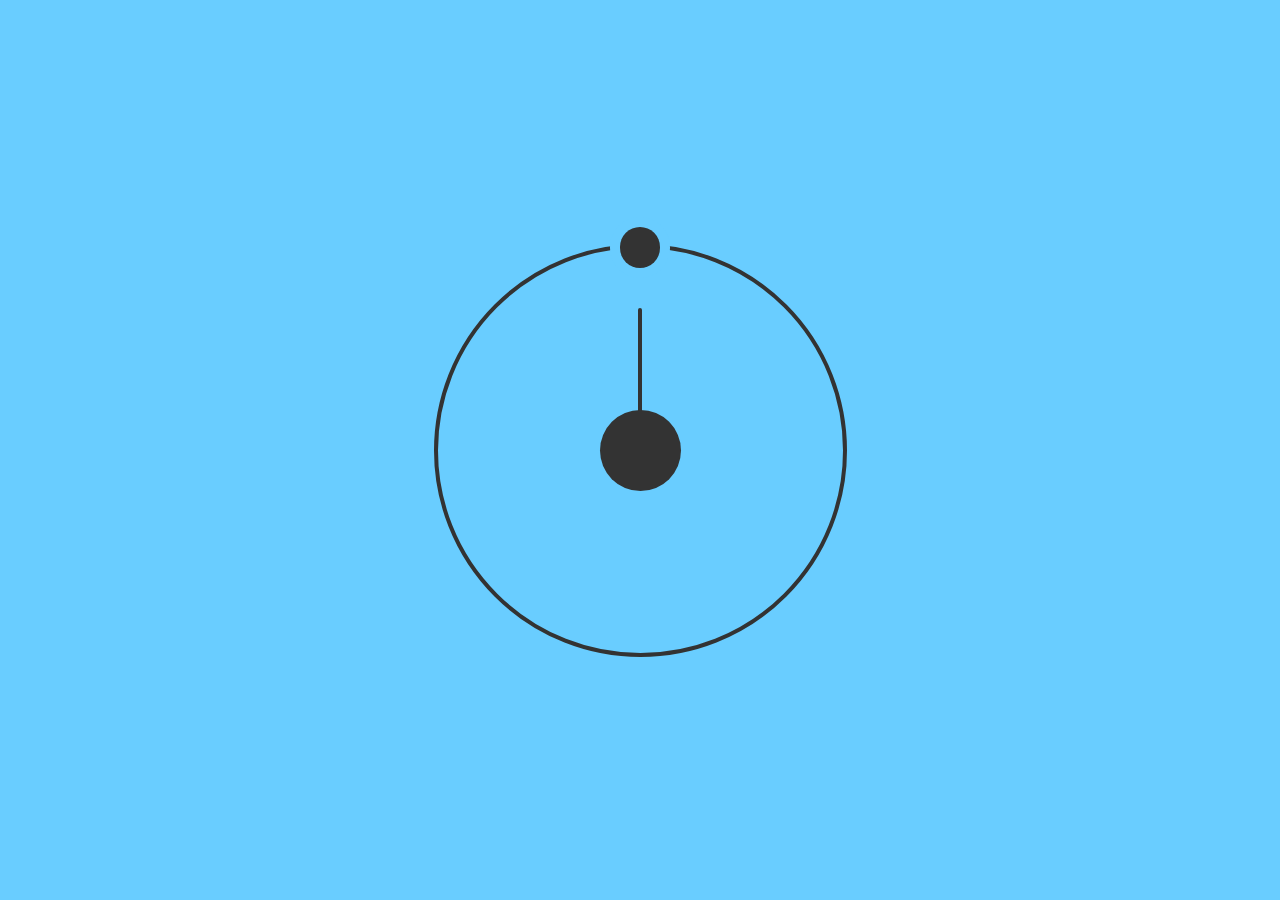
<file: index.html>
<!DOCTYPE html>
<html lang="en">

<head>
    <meta charset="UTF-8">
    <meta http-equiv="X-UA-Compatible" content="IE=edge">
    <meta name="viewport" content="width=device-width, initial-scale=1.0">
    <title>clock</title>
    <style>
        :root {
            --sizeVar: 1.5vmin;
            --bgColor: #69cdff;
            --clockColor: #333333;
        }

        .clockface {
            position: absolute;
            width: calc(var(--sizeVar) * 30);
            height: calc(var(--sizeVar) * 30);
            border-radius: 100%;
            border: 4px solid var(--clockColor);
        }

        .hand {
            position: absolute;
            height: 35%;
            width: 4px;
            top: 15%;
            left: calc(50% - 2px);
            border-radius: 999px;
            background-color: var(--clockColor);
            transform-origin: bottom center;
            animation: handRotate 54000ms steps(60, end) infinite;
        }

        .hand::before,
        .hand::after {
            content: "";
            position: absolute;
            border-radius: 50%;
            background-color: var(--clockColor);
        }

        .hand::before {
            width: calc(var(--sizeVar) * 6);
            height: calc(var(--sizeVar) * 6);
            left: calc(var(--sizeVar) * -3 + 2px);
            bottom: calc(var(--sizeVar) * -3);
        }

        .hand::after {
            width: calc(var(--sizeVar) * 3);
            height: calc(var(--sizeVar) * 3);
            left: calc(var(--sizeVar) * -1.5 + 2px);
            top: calc(-55% - 3px);
            box-shadow: 0 0 0 10px var(--bgColor);
            animation: scalingAnim 900ms ease-in-out infinite;
        }

        body {
            position: absolute;
            inset: 0;
            display: grid;
            place-items: center;
            background-color: var(--bgColor);
        }

        @keyframes handRotate {
            0% {
                transform: rotate(0);
            }

            100% {
                transform: rotate(360deg);
            }
        }

        @keyframes scalingAnim {
            0% {
                transform: scale(1);
                box-shadow: 0 0 0 10px var(--bgColor);
            }

            35% {
                transform: scale(1);
                box-shadow: 0 0 0 10px var(--bgColor);
            }

            50% {
                transform: scale(1.2);
                box-shadow: 0 0 0 6px var(--bgColor);
            }

            65% {
                transform: scale(1);
                box-shadow: 0 0 0 10px var(--bgColor);
            }

            100% {
                transform: scale(1);
                box-shadow: 0 0 0 10px var(--bgColor);
            }
        }
    </style>
</head>

<body>
    <div class="clockface">
        <div class="hand" id="clockHand"></div>
      </div>
</body>

</html>
</file>
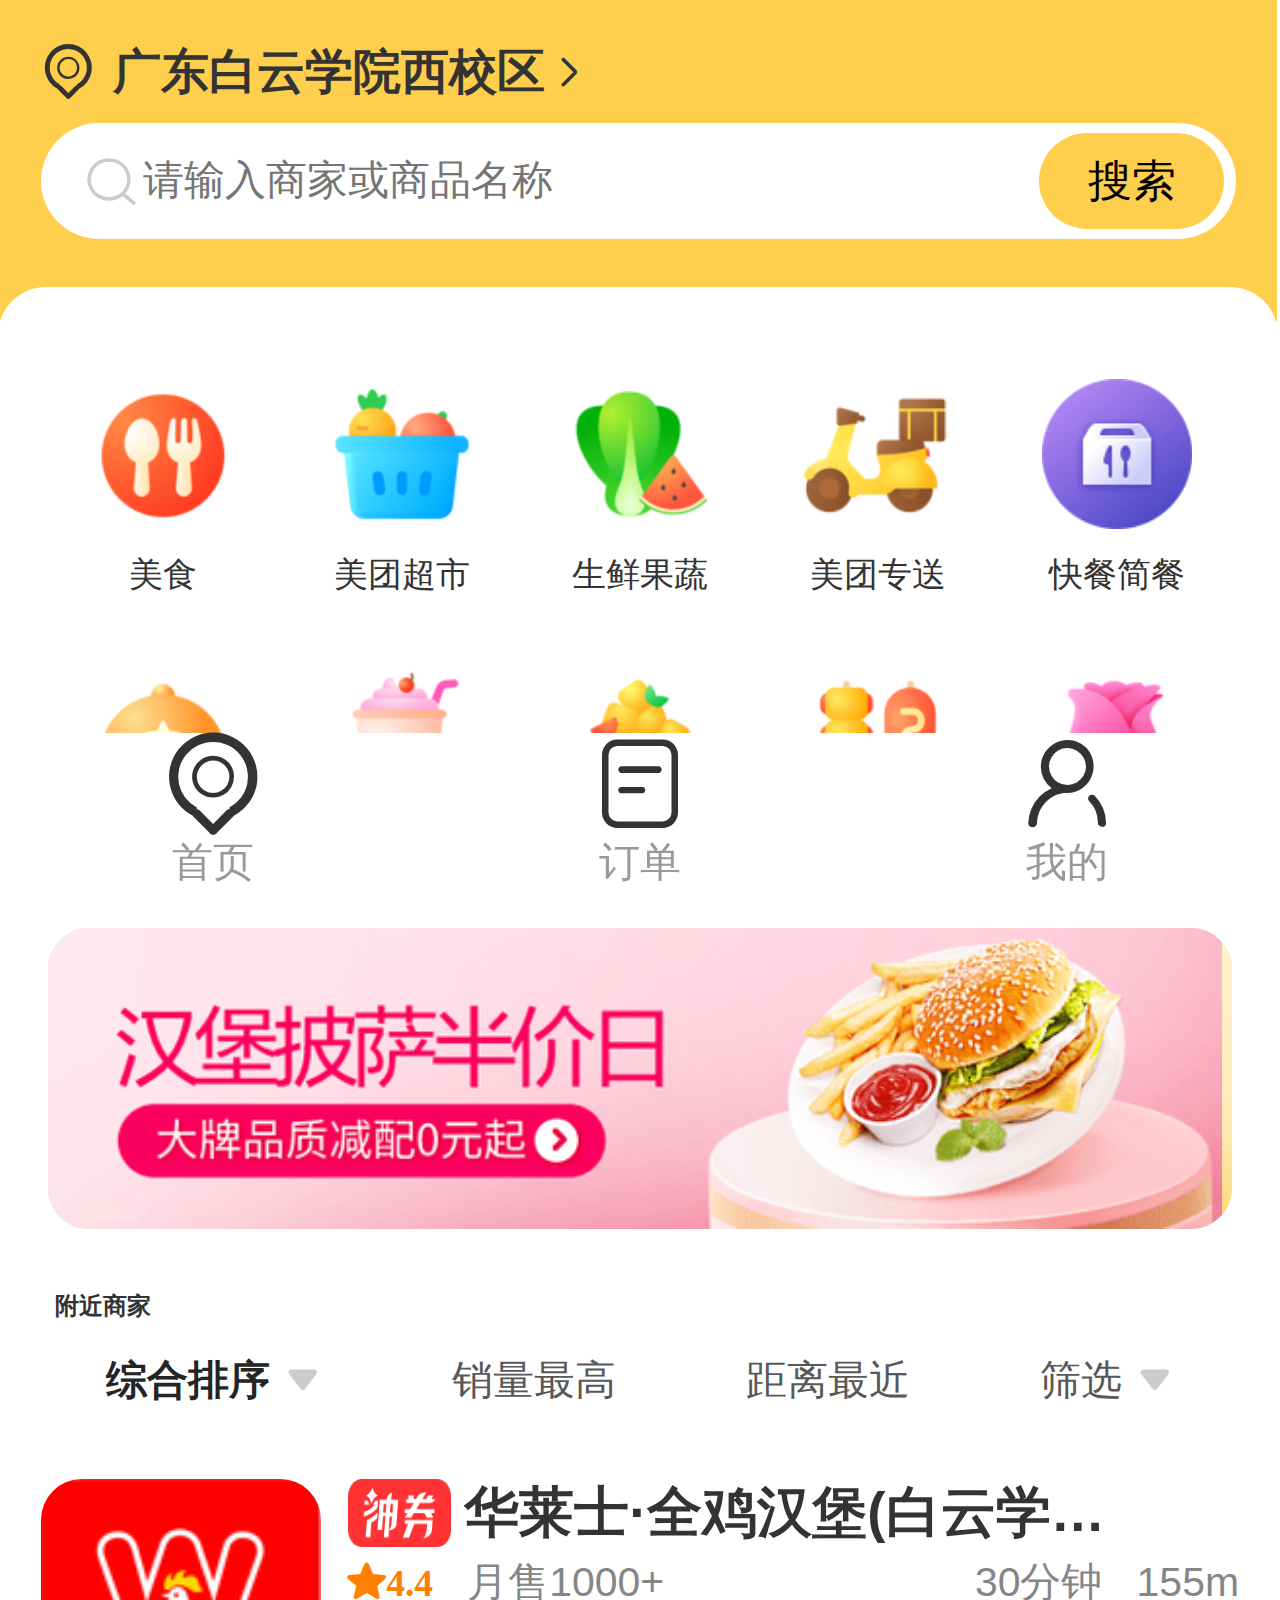
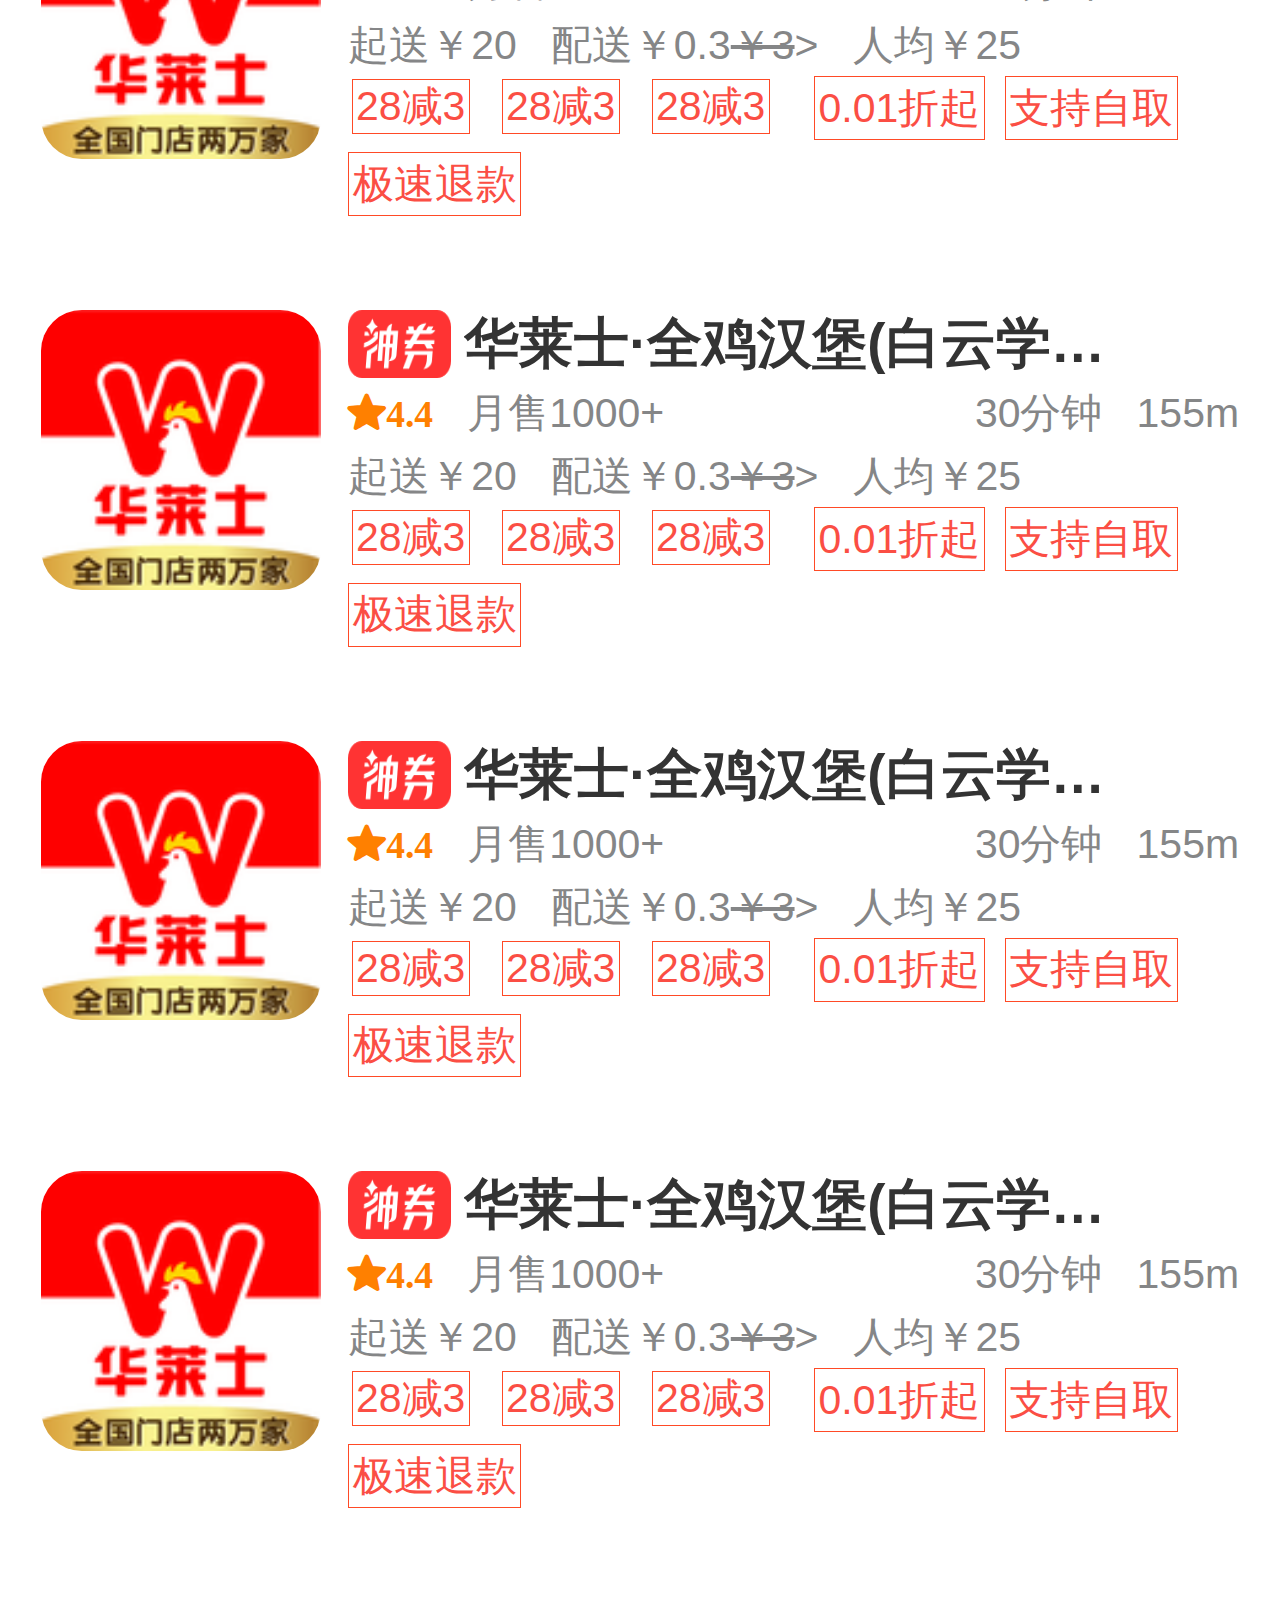
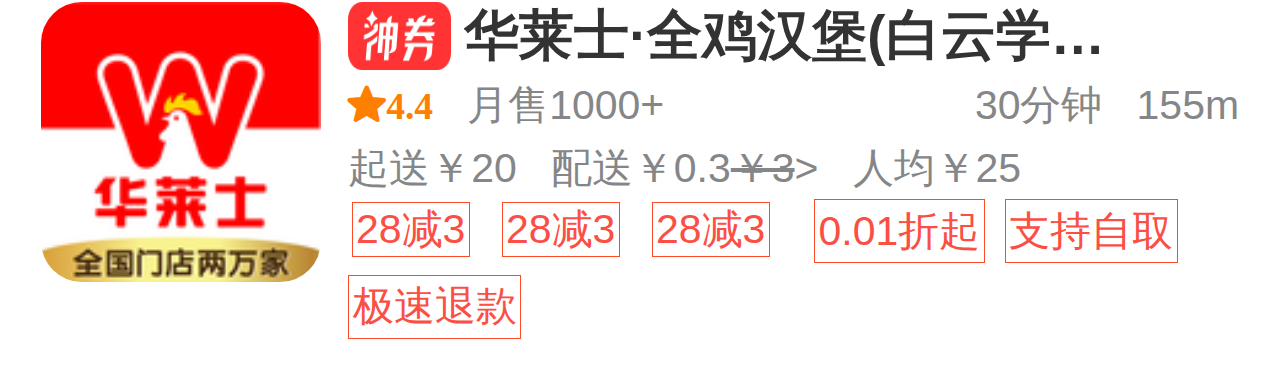
<file: 1.meituan/index.html>
<!DOCTYPE html>
<html lang="en">

<head>
    <meta charset="UTF-8">
    <meta http-equiv="X-UA-Compatible" content="IE=edge">
    <meta name="viewport"
        content="width=device-width, initial-scale=1, minimum-scale=1, maximum-scale=1, user-scalable=no">
    <title>美团外卖</title>

    <link rel="shortcut icon" href="./images/meituan_icon.png">
    <link rel="stylesheet" href="./index.css">
</head>

<body>
    <div id="wrap">
        <header class="head">
            <div class="address">
                <span class="iconfont">&#xe632;</span>
                <p>广东白云学院西校区</p>
                <span class="iconfont">&#xe641;</span>
            </div>
            <div class="search">
                <span class="iconfont">&#xe60b;</span>
                <input type="text" placeholder="请输入商家或商品名称">
                <button>搜索</button>
            </div>
        </header>

        <article class="art">
            <nav class="nav">
                <div class="up">
                    <a href="#">
                        <img src="./images/meishi.png" alt="">
                        <p>美食</p>
                    </a>
                    <a href="#">
                        <img src="./images/chaoshi.png" alt="">
                        <p>美团超市</p>
                    </a>
                    <a href="#">
                        <img src="./images/shengxian.png" alt="">
                        <p>生鲜果蔬</p>
                    </a>
                    <a href="#">
                        <img src="./images/zhuansong.png" alt="">
                        <p>美团专送</p>
                    </a>
                    <a href="#">
                        <img src="./images/kuaishi.png" alt="">
                        <p>快餐简餐</p>
                    </a></div>


                <div class="down">
                    <a href="#">
                        <img src="./images/wucan.png" alt="">
                        <p>午餐优选</p>
                    </a>
                    <a href="#">
                        <img src="./images/tiandian.png" alt="">
                        <p>甜点饮品</p>
                    </a>
                    <a href="#">
                        <img src="./images/jiachang.png" alt="">
                        <p>家常菜</p>
                    </a>
                    <a href="#">
                        <img src="./images/xiaochi.png" alt="">
                        <p>小吃馆</p>
                    </a>
                    <a href="#">
                        <img src="./images/xianhua.png" alt="">
                        <p>鲜花蛋糕</p>
                    </a>
                </div>
            </nav>

            <div class="swiper-wrapper">
                <img src="./images/hanbao.png" alt="">
                <img src="./images/dapai.png" alt="">
                <img src="./images/shenquan.png" alt="">
                <img src="./images/hanbao.png" alt="">
            </div>

            <h1>附近商家</h1>

            <div class="category">
                <div><span>综合排序</span><a class="iconfont">&#xeb6d;</a></div>
                <div><span>销量最高</span></div>
                <div><span>距离最近</span></div>
                <div><span>筛选</span><span class="iconfont">&#xeb6d;</span></div>
            </div>

            <div class="store">

                <a href='#' class="item">
                    <img src="./images/hualaishi.png" alt="">
                    <div class="right">
                        <div class="title"><img src="./images/youhui.png" alt="">
                            <h1>华莱士·全鸡汉堡(白云学院西校区店)</h1>
                        </div>
                        <div class="evaluate">
                            <span class="left"><span class="iconfont">&#xe600;4.4</span><span>月售1000+</span></span>
                            <span><span>30分钟</span><span>155m</span></span>
                        </div>
                        <div class="sendPrice"><span>起送￥20</span><span>配送￥0.3<s>￥3</s>></span><span>人均￥25</span></div>
                        <div class="more">
                            <span style="border:none">
                                <span>28减3</span>
                                <span>28减3</span>
                                <span>28减3</span>
                            </span>
                            <span>0.01折起</span>
                            <span>支持自取</span>
                            <span>极速退款</span>
                        </div>
                    </div>
                </a>
                
                <a href='#' class="item">
                    <img src="./images/hualaishi.png" alt="">
                    <div class="right">
                        <div class="title"><img src="./images/youhui.png" alt="">
                            <h1>华莱士·全鸡汉堡(白云学院西校区店)</h1>
                        </div>
                        <div class="evaluate">
                            <span class="left"><span class="iconfont">&#xe600;4.4</span><span>月售1000+</span></span>
                            <span><span>30分钟</span><span>155m</span></span>
                        </div>
                        <div class="sendPrice"><span>起送￥20</span><span>配送￥0.3<s>￥3</s>></span><span>人均￥25</span></div>
                        <div class="more">
                            <span style="border:none">
                                <span>28减3</span>
                                <span>28减3</span>
                                <span>28减3</span>
                            </span>
                            <span>0.01折起</span>
                            <span>支持自取</span>
                            <span>极速退款</span>
                        </div>
                    </div>
                </a>

                <a href='#' class="item">
                    <img src="./images/hualaishi.png" alt="">
                    <div class="right">
                        <div class="title"><img src="./images/youhui.png" alt="">
                            <h1>华莱士·全鸡汉堡(白云学院西校区店)</h1>
                        </div>
                        <div class="evaluate">
                            <span class="left"><span class="iconfont">&#xe600;4.4</span><span>月售1000+</span></span>
                            <span><span>30分钟</span><span>155m</span></span>
                        </div>
                        <div class="sendPrice"><span>起送￥20</span><span>配送￥0.3<s>￥3</s>></span><span>人均￥25</span></div>
                        <div class="more">
                            <span style="border:none">
                                <span>28减3</span>
                                <span>28减3</span>
                                <span>28减3</span>
                            </span>
                            <span>0.01折起</span>
                            <span>支持自取</span>
                            <span>极速退款</span>
                        </div>
                    </div>
                </a>

                <a href='#' class="item">
                    <img src="./images/hualaishi.png" alt="">
                    <div class="right">
                        <div class="title"><img src="./images/youhui.png" alt="">
                            <h1>华莱士·全鸡汉堡(白云学院西校区店)</h1>
                        </div>
                        <div class="evaluate">
                            <span class="left"><span class="iconfont">&#xe600;4.4</span><span>月售1000+</span></span>
                            <span><span>30分钟</span><span>155m</span></span>
                        </div>
                        <div class="sendPrice"><span>起送￥20</span><span>配送￥0.3<s>￥3</s>></span><span>人均￥25</span></div>
                        <div class="more">
                            <span style="border:none">
                                <span>28减3</span>
                                <span>28减3</span>
                                <span>28减3</span>
                            </span>
                            <span>0.01折起</span>
                            <span>支持自取</span>
                            <span>极速退款</span>
                        </div>
                    </div>
                </a>

                <a href='#' class="item">
                    <img src="./images/hualaishi.png" alt="">
                    <div class="right">
                        <div class="title"><img src="./images/youhui.png" alt="">
                            <h1>华莱士·全鸡汉堡(白云学院西校区店)</h1>
                        </div>
                        <div class="evaluate">
                            <span class="left"><span class="iconfont">&#xe600;4.4</span><span>月售1000+</span></span>
                            <span><span>30分钟</span><span>155m</span></span>
                        </div>
                        <div class="sendPrice"><span>起送￥20</span><span>配送￥0.3<s>￥3</s>></span><span>人均￥25</span></div>
                        <div class="more">
                            <span style="border:none">
                                <span>28减3</span>
                                <span>28减3</span>
                                <span>28减3</span>
                            </span>
                            <span>0.01折起</span>
                            <span>支持自取</span>
                            <span>极速退款</span>
                        </div>
                    </div>
                </a>
            </div>
        </article>

        <footer class="foot">
            <div class="wrap"><span class="iconfont">&#xe632;</span><h3>首页</h3></div>
            <div class="wrap"><span class="iconfont">&#xe76d;</span><h3>订单</h3></div>
            <div class="wrap"><span class="iconfont">&#xe634;</span><h3>我的</h3></div>
        </footer>
    </div>




</body>

</html>
</file>
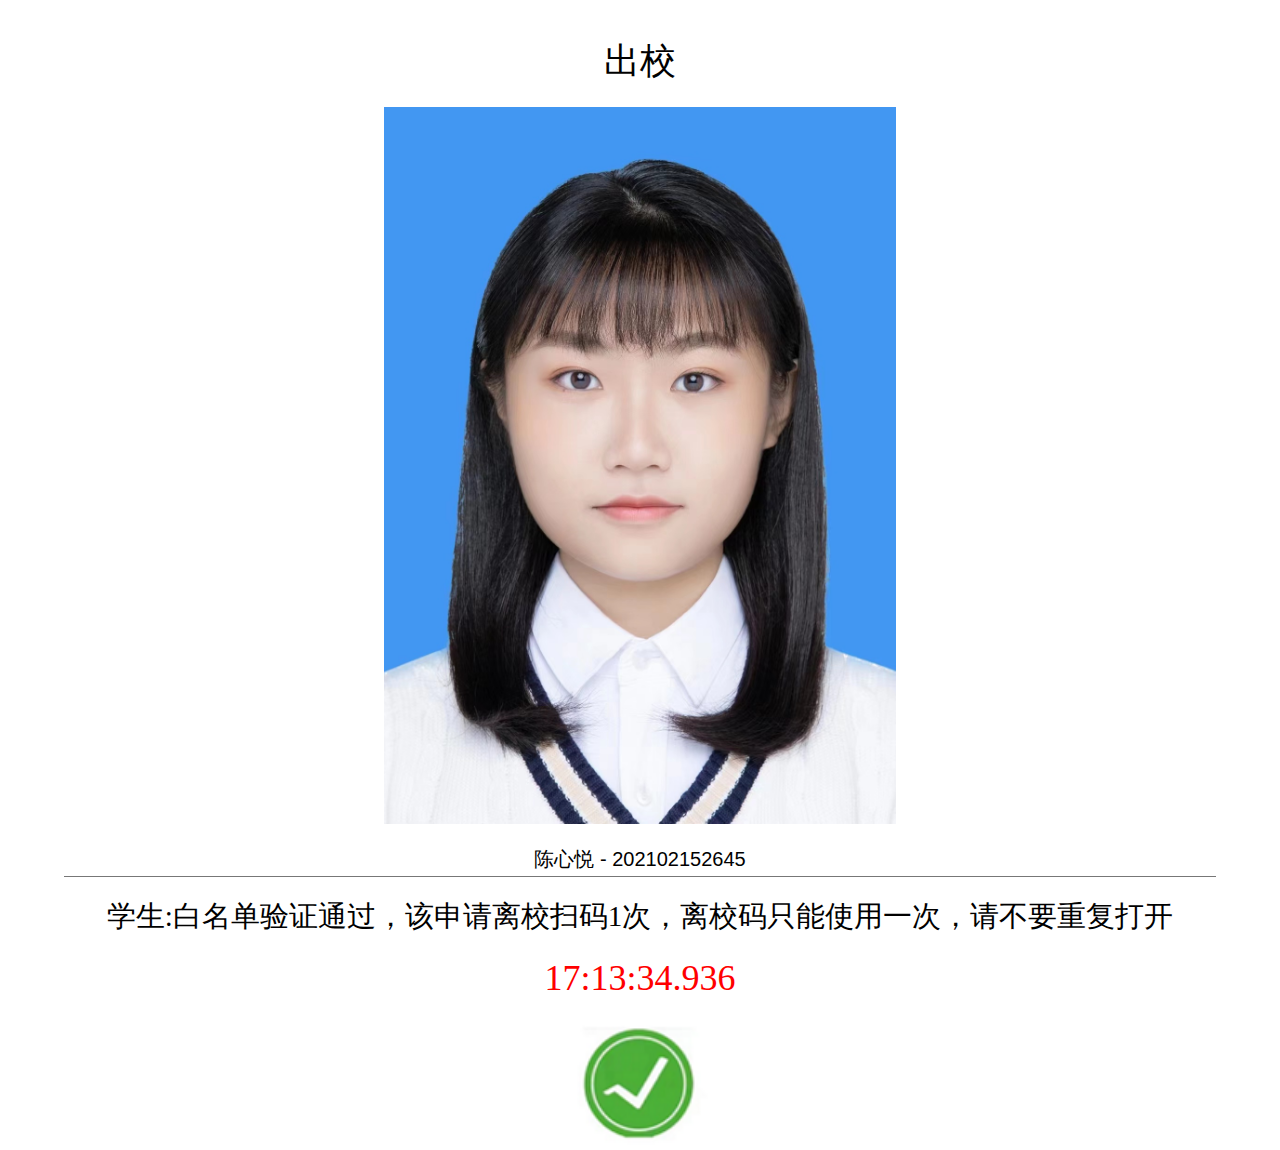
<file: test.html>
<!--
 * @Date: 2022-10-04 21:29:01
 * @LastEditors: wmc && chongflyworld@163.com
 * @LastEditTime: 2022-10-05 01:03:22
 * @FilePath: \1.project\test.html
-->
<!DOCTYPE html>
<html lang="en">
  <head>
    <meta charset="UTF-8" />
    <meta http-equiv="X-UA-Compatible" content="IE=edge" />
    <meta name="viewport" content="width=device-width, initial-scale=1.0" />
    <title>出校</title>

    <style>
      html,
      body {
        width: 100%;
        margin: 0;
        margin-top: 0;
        height: 100%;

      }

      * {
        margin: 0;
        padding: 0;
        margin-top: 20px;
      }

      .wrapper {
        display: flex;
        flex-direction: column;
        align-items: center;
        width: 100%;
        height: 100%;
        margin-top: 0;
        box-sizing: border-box;
      }

      .title {
        text-align: center;
      }

      .title input {
        font-size: 36px;
        font-weight: 500;
        border: 0;
        text-align: center;
        width: 60%;
      }

      .info input {
        font-size: 20px;
        font-weight: 500;
        border: 0;
        margin-top: 0;
        text-align: center;
      }

      .image {
        width: 40%;
      }

      .yes {
        display: flex;
        justify-content: center;
      }

      .yes img {
        width: 140px;
        margin-top: 0;
      }

      .image img {
        width: 100%;
        margin-top: 5px;
      }

      .line {
        border-bottom: 1px solid #777;
        width: 90%;
        margin-top: 5px;
      }

      .text {
        width: 100%;
        padding: 0 39px;
        font-size: 29px;
        font-weight: 500;
        box-sizing: border-box;
        text-align: center;
      }

      .time {
        color: red;
        font-size: 36px;
        width: 80%;
        text-align: center;
      }
    </style>
  </head>
  <body>
    <div class="wrapper">
      <div class="title">
        <input id="title" type="text" value="出校" onchange="test()" />
      </div>
      <div class="image">
        <img
          src="[data-uri]"
          alt=""
        />
      </div>

      <div class="info">
        <input type="text" value="陈心悦 - 202102152645" />
      </div>

      <div class="line"></div>

      <div class="text">
        学生:白名单验证通过，该申请离校扫码1次，离校码只能使用一次，请不要重复打开
      </div>

      <div class="time">timer</div>

      <div class="yes">
        <img
          src="[data-uri]"
          alt=""
        />
      </div>
    </div>

    <script>
      let hours;
      let minutes;
      let seconds;
      let count = 0;
      let target = document.getElementsByClassName("time")[0];

      setInterval(() => {
        let time = new Date();
        hours = time.getHours();
        minutes = time.getMinutes();
        seconds = time.getSeconds();
        if (hours < 10) {
          hours = `0${hours}`;
        }
        if (minutes < 10) {
          minutes = `0${minutes}`;
        }
        if (seconds < 10) {
          seconds = `0${seconds}`;
        }
        

        if (count > 999) {
          count = 0;
        }
        count += 13;

        if(count < 10){
            target.innerHTML = `${hours}:${minutes}:${seconds}.00${count}`;
            return;
        }
        if(count < 100){
            target.innerHTML = `${hours}:${minutes}:${seconds}.0${count}`;
            return;
        }

        target.innerHTML = `${hours}:${minutes}:${seconds}.${count}`;
        
      }, 10);

      function test(){
        let title = document.getElementsByTagName('title')[0].innerText;
        console.log(title)
        if(title == '进校'){
            document.getElementsByTagName('title')[0].innerText = '出校';
        }else if(title == '出校'){
            document.getElementsByTagName('title')[0].innerText = '进校';
        }
      }
    </script>
  </body>
</html>
</file>
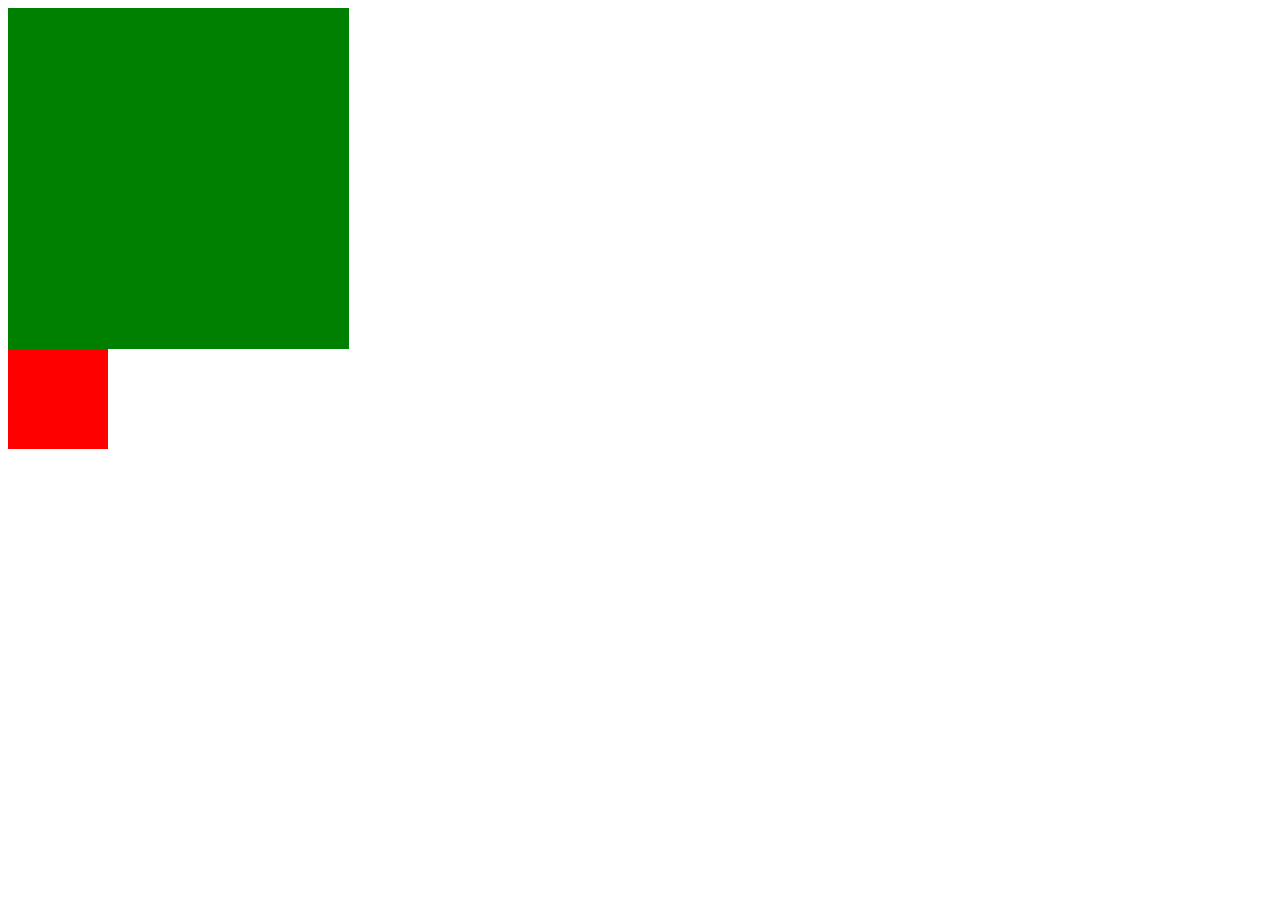
<file: 1.meituan/test.html>
<!DOCTYPE html>
<html lang="en">
<head>
    <meta charset="UTF-8">
    <meta http-equiv="X-UA-Compatible" content="IE=edge">
    <meta name="viewport" content="width=device-width, initial-scale=1.0">
    <title>Document</title>
    <style>
        html{
            font-size: 26.666666668vw;
        }
    </style>
</head>
<body>
    <div style="height: 1rem; width: 1rem; background-color: green;"></div>
    <div style="height: 100px; width: 100px; background-color: red;"></div>
</body>
</html>
</file>
<file: 1.meituan/index.css>
body *{
    -webkit-user-select: none;            /*禁止ios和android用户选中文字*/
    -webkit-touch-callout: none;          /*禁止ios长按时触发系统的菜单，禁止ios&android长按时下载图片*/
    -webkit-text-size-adjust: 100%;       /*禁止横竖屏旋转后文字放大*/

    font-family: "PingFangSC-Regular", "Hiragino Sans GB", Arial, Helvetica, "宋体", sans-serif;
}

a, button, input{
    -webkit-tap-highlight-color: rgba(0, 0, 0, 0);  /*去除android下这三个标签被点击时产生的边框 & 去除IOS下a标签被点击后产生的半透明灰色背景*/
}

button, input{
    -webkit-appearance: none;        /*ios下button与input都会有个默认背景*/
    border-radius: 0;                /*ios下input有个默认圆角*/
}

:root{
    --c1: rgb(254, 206, 77) ;      /*定义一个默认背景色*/
}

body{
    margin: 0;
    font-size: 12px;
    background-color: #fff;
    color: #333;
}

a{
    text-decoration: none;
    color: #333;
}

input{
    outline: none;
    vertical-align: middle;
    padding: 0;
}

ul{
    margin: 0;
    padding: 0;
    list-style: none;
}

img{
    vertical-align: middle;
}

h1, h2, h3, h4, h5, p{
    margin: 0;
}

html{
    font-size: 13.3333333333334vw;
}

@font-face {
    font-family: "iconfont"; /* Project id 2828337 */
    src: url('./font/iconfont.woff2?t=1652958785139') format('woff2'),
         url('./font/iconfont.woff?t=1652958785139') format('woff'),
         url('./font/iconfont.ttf?t=1652958785139') format('truetype');
  }

.iconfont {
    font-family: "iconfont" !important;
    font-size: 0.32rem;
    font-style: normal;
    -webkit-font-smoothing: antialiased;
    -moz-osx-font-smoothing: grayscale;
}

.head{
    display: flex;
    padding: .12rem .24rem .48rem .24rem;
    position: fixed;
    top: 0;
    left: 0;
    background-color: var(--c1);
    flex-direction: column;
    align-items: center;
    z-index: 4;
}

.head::after{
    position: absolute;
    content: '';
    background-color: #fff;
    width: 100vw;
    height: .28rem;
    top: 1.68rem;
    z-index: 1;
    border-start-end-radius: 1rem;
    border-start-start-radius: 1rem;
}

.address{
    display: flex;
    height: .60rem;
    width: 7rem;
    align-items: center;
}

.address span{
    margin-right: .1rem;
}

.address>:last-child{
    font-weight: 900;
    font-size: .2rem;
    margin-left: 0.04rem;
}

.address p{
    font-size: 0.28rem;
    font-weight: 600;
}

.search{
    position: relative;
    height: .68rem;
    width: 7rem;
}

.search input{
    position: absolute;
    border: none;
    width: 7rem;
    height: .68rem;
    padding-left: 0.6rem;
    border-radius: 1rem;
    box-sizing: border-box;
    color: rgb(133, 134, 135);
    font-size: .24rem;
    z-index: 1;
}

.search span{
    top: calc(50% - 0.16rem);
    margin-left: 0.25rem;
    font-size: 0.32rem;
    font-weight: 600;
    color: #ccc;
    position: absolute;
    z-index: 2;
}

.search button{
    position: absolute;
    right: .07rem;
    top: .06rem;
    background-color: var(--c1);
    border: none;
    width: 1.08rem;
    height: .56rem;
    border-radius: 1rem;
    z-index: 2;
    font-size: .26rem;
    font-weight: 500;
}

.art{
    top: 1.92rem;
    position: relative;
    background-color: #fff;
    display: flex;
    z-index: 3;
    flex-direction: column;
    align-items: center;
}

.nav{
    width: 100vw;
    height: 3.22rem;
    display: flex;
    justify-content: center;
    flex-direction: column;
    background-color: #fff;
    z-index: 1;
    padding-bottom: .3rem;
}

.nav div{
    display: flex;
    justify-content: space-evenly;
}

.nav div a{
    display: flex;
    flex-direction: column;
    justify-content: flex-end;
}

.nav div a img{
    display: block;
    width: .88rem;
    height: .88rem;
}

.nav div a{
    width: .88rem;
    height: 1.66rem;
}

.nav div a p{
    margin-top: .1rem;
    height: .33rem;
    line-height: .33rem;
    font-size: .2rem;
    text-align: center;
    white-space: nowrap;
}

.swiper-wrapper{
    display: flex;
    flex-wrap: nowrap;
    width: 6.94rem;
    height: 1.76rem;
    background-color: #ddd;
    border-radius: .24rem;
    overflow: hidden;
}

.swiper-wrapper img{
    display: block;
    width: 7rem;
}

.art h1{
    align-self: flex-start;
    padding-left: .32rem;
    margin-top: .36rem;
}

.art .category{
    display: flex;
    justify-content: space-around;
    width: 7.02rem;
    height: .68rem;
    align-items: center;
    font-size: .24rem;
}

.art .category div:first-child span { 
    color: #222426;
    font-weight: 600;
    font-size: .24rem;
}

.art .category div .iconfont{
    color: #ccc;
    font-size: .22rem;
    margin-left: .08rem;
}

.art .category span{
    color: #575859;
}

.art .store{
    display: flex;
    flex-direction: column;
    width: 100vw;
}

.art .store .item{
    display: flex;
    width: 100vw;
    padding: .24rem;
    box-sizing: border-box;
}

.art .store .item>img{
    width: 1.64rem;
    height: 1.64rem;
    border-radius: .24rem;
    margin-right: .16rem;
}

.art .store .item .right{
    display: flex;
    flex-direction: column;
    flex: 1 1 auto;
}

.art .store .item .right .title{
    display: flex;
}

.art .store .item .right .title img{
    width: .6rem;
    height: .4rem;
    margin-right: .08rem;
}

.art .store .item .right .title h1{
    margin: 0;
    padding: 0;
    width: 4rem;
    height: .4rem;
    line-height: .4rem;
    font-size: .32rem;
    font-weight: 600;
    overflow: hidden;
    white-space: nowrap;
    text-overflow: ellipsis;
}

.art .store .item .right .evaluate span{
    display: inline;
    width: max-content;
    color: rgb(133, 134, 135);
    font-weight: 400;
    font-size: .24rem;
}

.art .store .item .right .evaluate .left>:nth-child(2){
    margin-left: .2rem;
}

.art .store .item .right .evaluate>:nth-child(2)>:last-child{
    margin-left: .2rem;
}

.art .store .item .right .evaluate .left .iconfont{
    font-size: .22rem;
    color: rgb(255, 128, 0);
    font-weight: 600;
}
.art .store .item .right .evaluate{
    display: flex;
    height: .296rem;
    margin-top: .06rem;
    justify-content: space-between;
    align-items: center;
}

.art .store .item .right .sendPrice{
    margin-top: .06rem;
    height: .28rem;
}

.art .store .item .right .sendPrice>:first-child{
   margin-left: 0;
}

.art .store .item .right .sendPrice span{
    margin-left: .2rem;
    color: #858687;
    font-size: .24rem;
}

.art .store .item .right .more {
    display: flex;
    flex-wrap: wrap;
    margin-top: .06rem;
}

.art .store .item .right .more span{
    margin-right: .12rem;
    margin-bottom: .07rem;
    font-size: .24rem;
    color: #fb4e44 ;
    padding: .02rem;
    border: 1px solid rgb(255, 74, 38);;
}

#wrap .foot{
    display: flex;
    position: fixed;
    bottom: 0;
    z-index: 11;
    justify-content: space-around;
    background-color: #fff;
    width: 100vw;
    height: 0.98rem;
    align-items: center;
    text-align: center;
}

#wrap .foot .iconfont{
    font-size: .6rem;
    margin-top: .04rem;
}

#wrap .foot h3{
    font-size: .24rem;
    color: #999;
    font-weight: 400;
    margin-bottom: .06rem;
}
</file>
